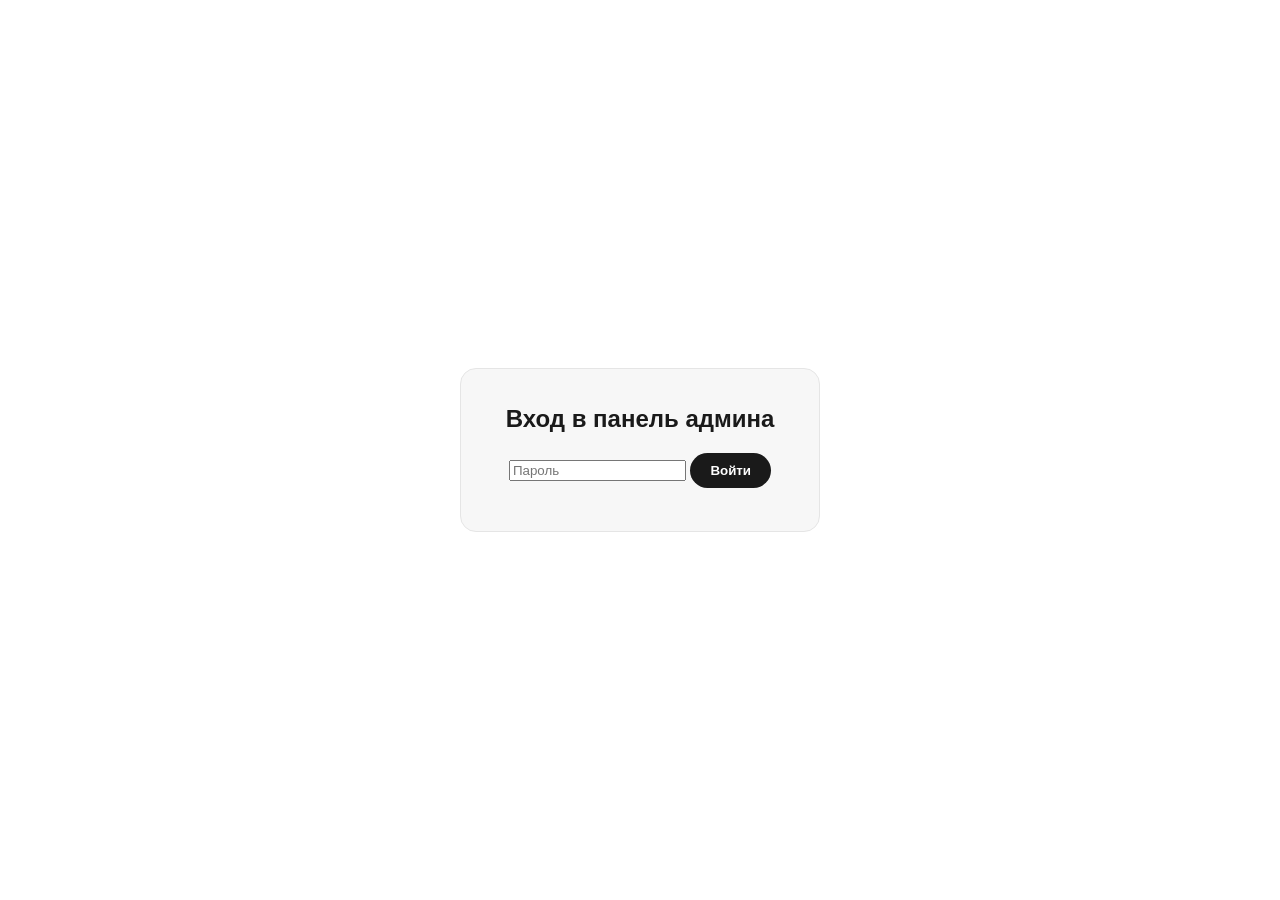
<file: pages/admin.html>
<!DOCTYPE html>
<html lang="ru">
<head>
    <meta charset="UTF-8">
    <meta name="viewport" content="width=device-width, initial-scale=1.0">
    <title>Панель админа Poople</title>
    <link rel="stylesheet" href="../styles.css">
    <meta name="robots" content="noindex, nofollow">
    <script>
        (function(){
            var t = localStorage.getItem('poople_theme');
            if (t) { document.documentElement.setAttribute('data-theme', t); }
        })();
    </script>
</head>
<body>
    <!--
        ВАЖНО: это статический сайт без сервера, поэтому настоящей защиты
        доступа здесь быть не может — любой, кто знает URL или откроет
        исходный код, увидит пароль ниже. Это лишь барьер от случайных
        посетителей, а не полноценная авторизация. Для реальной защиты
        нужен бэкенд (например, серверная сессия/JWT) или готовый сервис
        авторизации (Firebase Auth, Supabase Auth и т.п.).
    -->
    <div id="auth-gate">
        <form id="auth-form" class="auth-card">
            <h2>Вход в панель админа</h2>
            <input type="password" id="admin-password" placeholder="Пароль" required style="margin-bottom:14px;">
            <button class="button" type="submit">Войти</button>
            <p id="auth-error" class="auth-error" style="display:none;">Неверный пароль</p>
        </form>
    </div>

    <div id="admin-content" style="display:none;">
        <nav>
            <div><a href="../index.html">Главная</a></div>
            <div class="nav-right">
                <ul>
                    <li><a href="blog.html">Новости</a></li>
                    <li><a href="products.html">Продукты</a></li>
                    <li><a href="about.html">О компании</a></li>
                    <li><a href="awards.html">Награды</a></li>
                    <li><a href="reviews.html">Отзывы</a></li>
                </ul>
                <button id="theme-toggle" class="theme-toggle-btn" type="button" aria-label="Переключить тему">🌙</button>
            </div>
        </nav>

        <section class="hero-section">
            <div class="glow-circles">
                <span class="circle circle-1"></span>
                <span class="circle circle-2"></span>
                <span class="circle circle-3"></span>
            </div>
            <div class="hero-title">Панель админа Poople</div>
        </section>

        <section class="admin-section">
            <div>
                <h2>Добавить новый продукт</h2>
                <form id="product-form">
                    <input type="text" name="name" placeholder="Название продукта" required>
                    <textarea name="description" placeholder="Описание продукта" required></textarea>
                    <input type="number" name="price" placeholder="Цена" required>
                    <input type="url" name="image" placeholder="Ссылка на фото" required>
                    <button class="button">Добавить</button>
                </form>
            </div>

            <div>
                <h2>Добавить новость</h2>
                <form id="news-form">
                    <input type="text" name="title" placeholder="Заголовок новости" required>
                    <textarea name="content" placeholder="Текст новости" required></textarea>
                    <input type="date" name="date" required>
                    <button class="button">Добавить</button>
                </form>
            </div>

            <div>
                <h2>Добавить отзыв</h2>
                <form id="review-form">
                    <select name="productId" required>
                        <!-- Filled dynamically with the product list -->
                    </select>
                    <input type="text" name="author" placeholder="Имя автора" required>
                    <textarea name="content" placeholder="Текст отзыва" required></textarea>
                    <select name="rating" required>
                        <option value="★★★★★">★★★★★</option>
                        <option value="★★★★☆">★★★★☆</option>
                        <option value="★★★☆☆">★★★☆☆</option>
                        <option value="★★☆☆☆">★★☆☆☆</option>
                        <option value="★☆☆☆☆">★☆☆☆☆</option>
                    </select>
                    <input type="date" name="date" required>
                    <button class="button">Добавить</button>
                </form>
            </div>
        </section>

        <footer>
            <p>&copy; 2023 Poople. Все права защищены.</p>
        </footer>
    </div>

    <script src="../script.js"></script>
    <script>
        // Basic client-side gate — deters casual visitors only, see note above.
        const ADMIN_PASSWORD = 'poople2023';

        document.getElementById('auth-form').addEventListener('submit', (e) => {
            e.preventDefault();
            const entered = document.getElementById('admin-password').value;
            if (entered === ADMIN_PASSWORD) {
                document.getElementById('auth-gate').style.display = 'none';
                document.getElementById('admin-content').style.display = 'block';
                populateProductSelect();
            } else {
                document.getElementById('auth-error').style.display = 'block';
            }
        });
    </script>
</body>
</html>
</file>
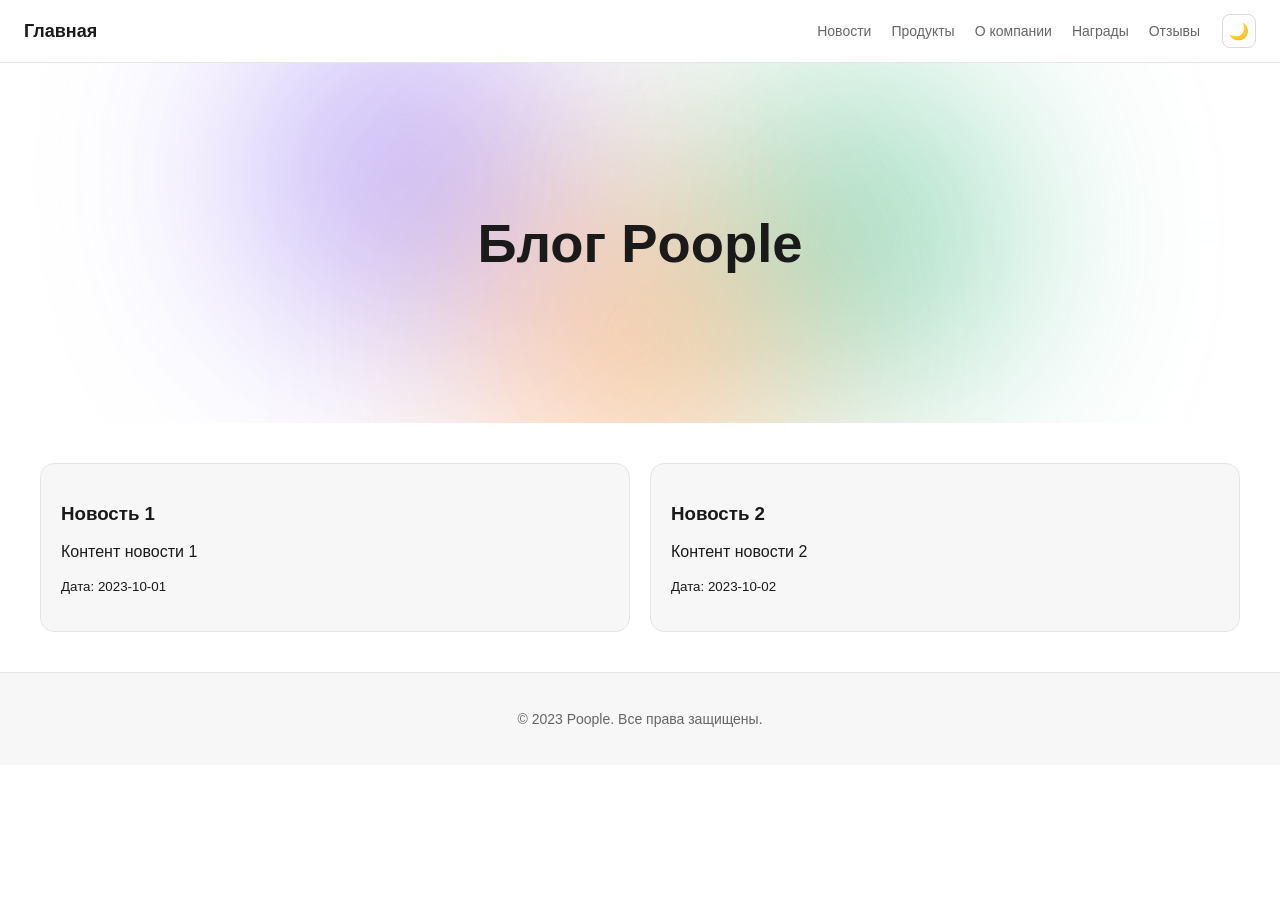
<file: pages/blog.html>
<!DOCTYPE html>
<html lang="ru">
<head>
    <meta charset="UTF-8">
    <meta name="viewport" content="width=device-width, initial-scale=1.0">
    <title>Блог Poople</title>
    <link rel="stylesheet" href="../styles.css">
    <script>
        (function(){
            var t = localStorage.getItem('poople_theme');
            if (t) { document.documentElement.setAttribute('data-theme', t); }
        })();
    </script>
</head>
<body>
    <nav>
        <div><a href="../index.html">Главная</a></div>
        <div class="nav-right">
            <ul>
            <li><a href="blog.html">Новости</a></li>
            <li><a href="products.html">Продукты</a></li>
            <li><a href="about.html">О компании</a></li>
            <li><a href="awards.html">Награды</a></li>
            <li><a href="reviews.html">Отзывы</a></li>
        </ul>
            <button id="theme-toggle" class="theme-toggle-btn" type="button" aria-label="Переключить тему">🌙</button>
        </div>
    </nav>

    <section class="hero-section">
        <div class="glow-circles">
            <span class="circle circle-1"></span>
            <span class="circle circle-2"></span>
            <span class="circle circle-3"></span>
        </div>
        <div class="hero-title">Блог Poople</div>
    </section>

    <section class="news-section" id="news-section">
        <!-- News will be dynamically rendered here -->
    </section>

    <footer>
        <p>&copy; 2023 Poople. Все права защищены.</p>
    </footer>

    <script src="../script.js"></script>
</body>
</html>
</file>
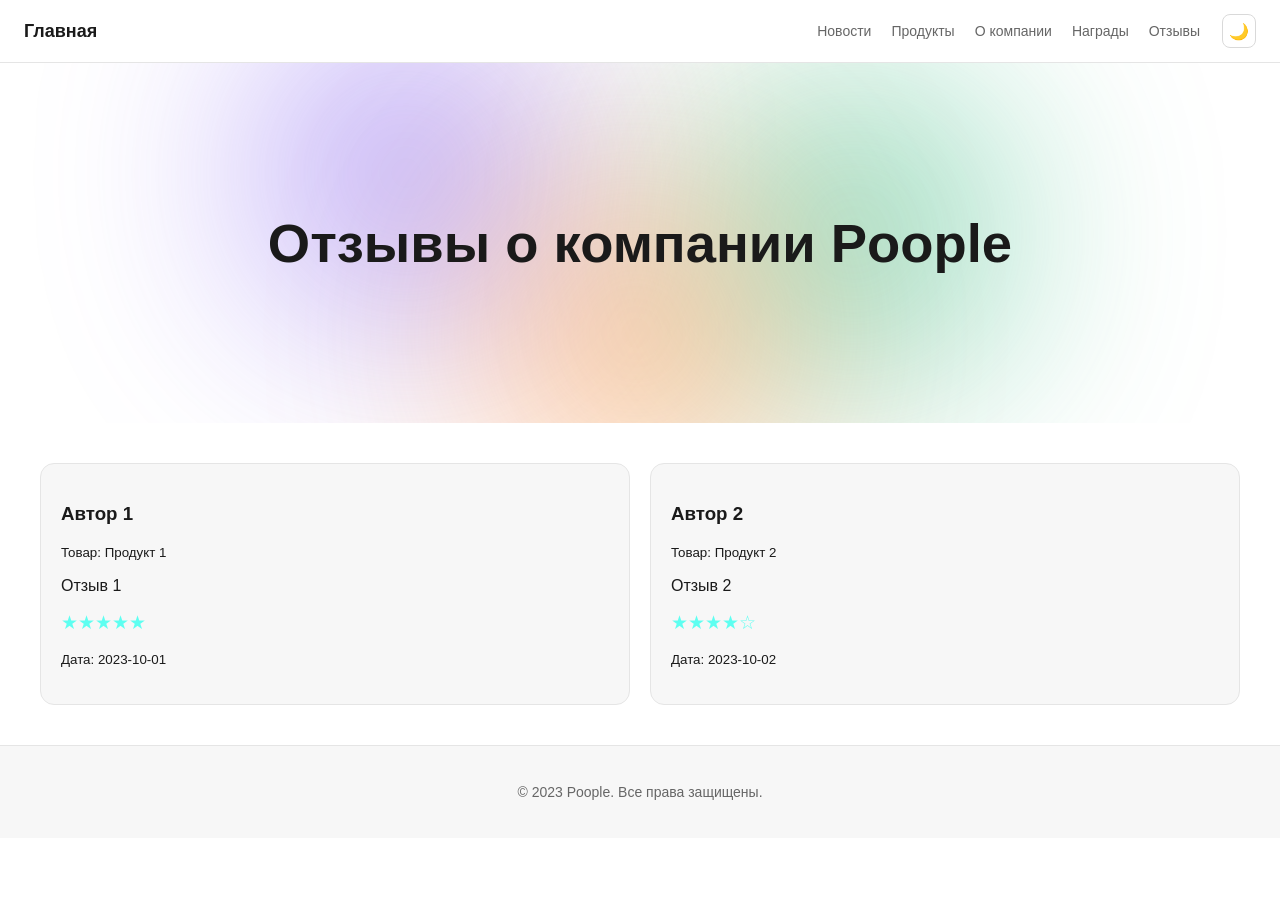
<file: pages/reviews.html>
<!DOCTYPE html>
<html lang="ru">
<head>
    <meta charset="UTF-8">
    <meta name="viewport" content="width=device-width, initial-scale=1.0">
    <title>Отзывы о компании Poople</title>
    <link rel="stylesheet" href="../styles.css">
    <script>
        (function(){
            var t = localStorage.getItem('poople_theme');
            if (t) { document.documentElement.setAttribute('data-theme', t); }
        })();
    </script>
</head>
<body>
    <nav>
        <div><a href="../index.html">Главная</a></div>
        <div class="nav-right">
            <ul>
            <li><a href="blog.html">Новости</a></li>
            <li><a href="products.html">Продукты</a></li>
            <li><a href="about.html">О компании</a></li>
            <li><a href="awards.html">Награды</a></li>
            <li><a href="reviews.html">Отзывы</a></li>
        </ul>
            <button id="theme-toggle" class="theme-toggle-btn" type="button" aria-label="Переключить тему">🌙</button>
        </div>
    </nav>

    <section class="hero-section">
        <div class="glow-circles">
            <span class="circle circle-1"></span>
            <span class="circle circle-2"></span>
            <span class="circle circle-3"></span>
        </div>
        <div class="hero-title">Отзывы о компании Poople</div>
    </section>

    <section class="reviews-section" id="reviews-section">
        <!-- Reviews will be dynamically rendered here -->
    </section>

    <footer>
        <p>&copy; 2023 Poople. Все права защищены.</p>
    </footer>

    <script src="../script.js"></script>
</body>
</html>
</file>
<file: styles.css>
:root{
  --bg:#fff;
  --text:#1a1a1a;
  --secondary-text:#666;
  --card-bg:rgba(0,0,0,.03);
  --input-bg:rgba(255,255,255,.75);
  --input-border:#d9d9d9;
  --border:#e5e5e5;
  --button-bg:#1a1a1a;
  --button-text:#fff;
  --header-bg:rgba(255,255,255,.75);
  --hover-bg:#f5f5f5;
  --accent:#5efff1;
  --link-color:#2563eb;
  --scrollbar-thumb:#b5b5b5;
}

html[data-theme="dark"]{
  --bg:#111;
  --text:#eee;
  --secondary-text:#999;
  --card-bg:rgba(255,255,255,.04);
  --input-bg:rgba(27,27,27,.85);
  --input-border:#3a3a3a;
  --border:#333;
  --button-bg:#eee;
  --button-text:#111;
  --header-bg:rgba(17,17,17,.75);
  --hover-bg:#252525;
  --accent:#5efff1;
  --link-color:#8ab4ff;
  --scrollbar-thumb:#555;
}

@media (prefers-color-scheme: dark) {
  html:not([data-theme="light"]):not([data-theme="dark"]){
    --bg:#111;
    --text:#eee;
    --secondary-text:#999;
    --card-bg:rgba(255,255,255,.04);
    --input-bg:rgba(27,27,27,.85);
    --input-border:#3a3a3a;
    --border:#333;
    --button-bg:#eee;
    --button-text:#111;
    --header-bg:rgba(17,17,17,.75);
    --hover-bg:#252525;
    --accent:#5efff1;
    --link-color:#8ab4ff;
    --scrollbar-thumb:#555;
  }
}

*{box-sizing:border-box}

body{
    margin:0;
    font-family:-apple-system,BlinkMacSystemFont,'Segoe UI',Arial,sans-serif;
    background:var(--bg);
    color:var(--text);
    transition:background-color .3s ease,color .3s ease;
}

a{color:var(--link-color)}

nav{
    position:sticky;
    top:0;
    display:flex;
    justify-content:space-between;
    align-items:center;
    padding:14px 24px;
    background:var(--header-bg);
    backdrop-filter:blur(12px);
    -webkit-backdrop-filter:blur(12px);
    border-bottom:1px solid var(--border);
    z-index:20;
}

nav > div a{
    font-weight:600;
    font-size:18px;
    text-decoration:none;
    color:var(--text);
}

.nav-right{
    display:flex;
    align-items:center;
    gap:22px;
}

nav ul{
    list-style-type:none;
    display:flex;
    gap:20px;
    margin:0;
    padding:0;
}

nav ul li a{
    text-decoration:none;
    color:var(--secondary-text);
    font-size:14px;
    font-weight:500;
    transition:color .2s ease;
}

nav ul li a:hover{color:var(--text)}

.theme-toggle-btn{
    width:34px;
    height:34px;
    display:inline-flex;
    align-items:center;
    justify-content:center;
    border:1px solid var(--input-border);
    border-radius:8px;
    background:var(--input-bg);
    color:var(--text);
    font-size:16px;
    cursor:pointer;
    transition:background .15s ease,transform .15s ease;
}

.theme-toggle-btn:hover{
    background:var(--hover-bg);
    transform:rotate(12deg);
}

.hero-section{
    position:relative;
    display:flex;
    justify-content:center;
    align-items:center;
    height:40vh;
    overflow:hidden;
    background:var(--bg);
}

.glow-circles{
    position:absolute;
    inset:0;
    pointer-events:none;
}

.glow-circles .circle{
    position:absolute;
    width:300px;
    height:300px;
    border-radius:50%;
    filter:blur(110px);
    opacity:.55;
}

.glow-circles .circle-1{background:#7f5af0; top:-40px; left:20%; animation:move1 7s ease-in-out infinite;}
.glow-circles .circle-2{background:#2cb67d; top:20px; left:55%; animation:move2 8s ease-in-out infinite;}
.glow-circles .circle-3{background:#ff9340; top:120px; left:38%; animation:move3 9s ease-in-out infinite;}

@keyframes move1{0%,100%{transform:translate(0,0)} 50%{transform:translate(50px,-20px)}}
@keyframes move2{0%,100%{transform:translate(0,0)} 50%{transform:translate(-50px,40px)}}
@keyframes move3{0%,100%{transform:translate(0,0)} 50%{transform:translate(-15px,40px)}}

.hero-title{
    font-size:3.4rem;
    font-weight:600;
    color:var(--text);
    text-align:center;
    position:relative;
    z-index:1;
}

.about-section{
    padding:40px;
    background:var(--card-bg);
    border:1px solid var(--border);
    border-radius:16px;
    margin:40px;
    text-align:center;
}

.section-heading{
    text-align:center;
    color:var(--text);
    margin-top:40px;
    font-size:1.6rem;
    font-weight:600;
}

.products-section, .news-section, .reviews-section, .awards-section, .admin-section{
    display:grid;
    grid-template-columns:repeat(auto-fit, minmax(300px, 1fr));
    gap:20px;
    padding:40px;
}

.card{
    background:var(--card-bg);
    border:1px solid var(--border);
    border-radius:14px;
    padding:20px;
    transition:transform .2s ease,box-shadow .2s ease;
}

.card:hover{
    transform:translateY(-6px);
    box-shadow:0 12px 30px rgba(0,0,0,.12);
}

.card img{
    width:100%;
    height:auto;
    border-radius:10px;
}

.button{
    background-color:var(--button-bg);
    color:var(--button-text);
    padding:10px 20px;
    border:none;
    border-radius:25px;
    font-weight:600;
    cursor:pointer;
    transition:opacity .2s ease;
}

.button:hover{opacity:.82}

.gallery-grid{
    display:grid;
    grid-template-columns:repeat(auto-fit, minmax(300px, 1fr));
    gap:20px;
}

.rating{
    color:var(--accent);
    font-size:1.2rem;
}

footer{
    text-align:center;
    padding:24px;
    background:var(--card-bg);
    border-top:1px solid var(--border);
    color:var(--secondary-text);
    font-size:14px;
}

.admin-section form{
    background:var(--card-bg);
    border:1px solid var(--border);
    border-radius:14px;
    padding:20px;
    display:flex;
    flex-direction:column;
    gap:10px;
}

.admin-section input[type="text"],
.admin-section textarea,
.admin-section input[type="number"],
.admin-section input[type="url"],
.admin-section input[type="date"],
.admin-section input[type="password"],
.admin-section select{
    width:100%;
    padding:10px 12px;
    border-radius:8px;
    border:1px solid var(--input-border);
    background:var(--input-bg);
    color:var(--text);
    font-size:14px;
}

.admin-section input:focus,
.admin-section textarea:focus,
.admin-section select:focus{
    outline:none;
    border-color:var(--accent);
}

.product-reviews{
    margin-top:15px;
    border-top:1px solid var(--border);
    padding-top:10px;
}

.review-card{
    padding:12px;
    margin-bottom:10px;
    border-radius:10px;
}

/* Admin login gate, styled like PooPal's auth-card */
#auth-gate{
    min-height:100vh;
    display:flex;
    align-items:center;
    justify-content:center;
    background:var(--bg);
}

.auth-card{
    width:100%;
    max-width:360px;
    background:var(--card-bg);
    border:1px solid var(--border);
    border-radius:16px;
    padding:36px;
    text-align:center;
}

.auth-card h2{margin-top:0}

.auth-error{
    color:#d9534f;
    font-size:13px;
    margin-top:8px;
}

::-webkit-scrollbar{width:8px}
::-webkit-scrollbar-thumb{background:var(--scrollbar-thumb); border-radius:10px}
</file>
